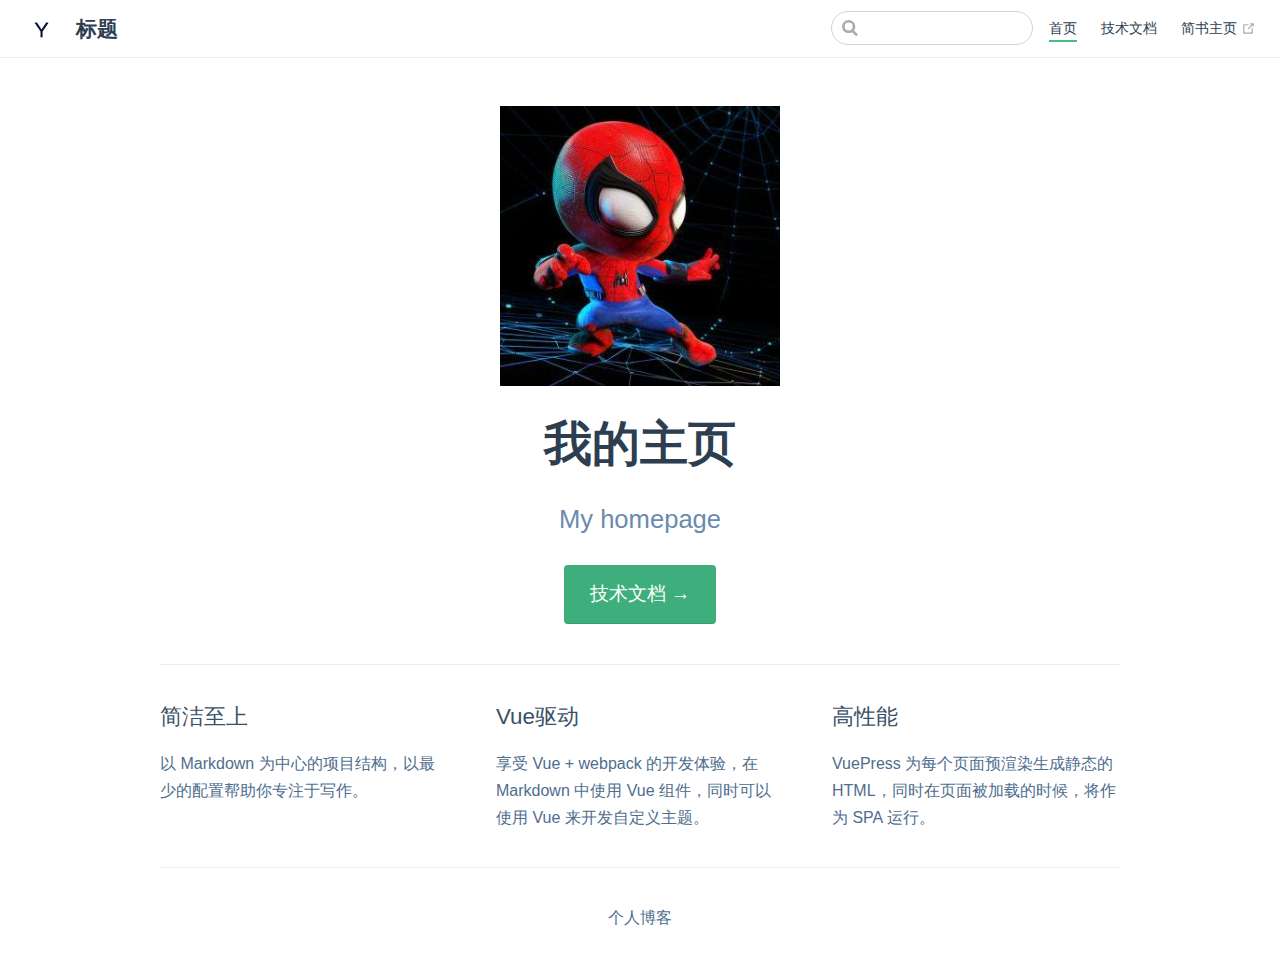
<file: index.html>
<!DOCTYPE html>
<html lang="en-US">
  <head>
    <meta charset="utf-8">
    <meta name="viewport" content="width=device-width,initial-scale=1">
    <title>标题</title>
    <meta name="generator" content="VuePress 1.7.1">
    <link rel="icon" href="/avatar.png">
    <link rel="apple-touch-icon" href="/avatar.png">
    <meta name="description" content="描述">
    
    <link rel="preload" href="/assets/css/0.styles.f1baa845.css" as="style"><link rel="preload" href="/assets/js/app.924ff535.js" as="script"><link rel="preload" href="/assets/js/3.03a362db.js" as="script"><link rel="preload" href="/assets/js/1.28e8d222.js" as="script"><link rel="preload" href="/assets/js/11.738e1eb6.js" as="script"><link rel="prefetch" href="/assets/js/10.f480d162.js"><link rel="prefetch" href="/assets/js/12.f9044fd4.js"><link rel="prefetch" href="/assets/js/13.e4f7a50c.js"><link rel="prefetch" href="/assets/js/14.1752c422.js"><link rel="prefetch" href="/assets/js/4.9581ed2b.js"><link rel="prefetch" href="/assets/js/5.f5dad0ea.js"><link rel="prefetch" href="/assets/js/6.28c04d3d.js"><link rel="prefetch" href="/assets/js/7.865cae4d.js"><link rel="prefetch" href="/assets/js/8.70ed1d8c.js"><link rel="prefetch" href="/assets/js/9.affd4f12.js">
    <link rel="stylesheet" href="/assets/css/0.styles.f1baa845.css">
  </head>
  <body>
    <div id="app" data-server-rendered="true"><div class="theme-container no-sidebar"><header class="navbar"><div class="sidebar-button"><svg xmlns="http://www.w3.org/2000/svg" aria-hidden="true" role="img" viewBox="0 0 448 512" class="icon"><path fill="currentColor" d="M436 124H12c-6.627 0-12-5.373-12-12V80c0-6.627 5.373-12 12-12h424c6.627 0 12 5.373 12 12v32c0 6.627-5.373 12-12 12zm0 160H12c-6.627 0-12-5.373-12-12v-32c0-6.627 5.373-12 12-12h424c6.627 0 12 5.373 12 12v32c0 6.627-5.373 12-12 12zm0 160H12c-6.627 0-12-5.373-12-12v-32c0-6.627 5.373-12 12-12h424c6.627 0 12 5.373 12 12v32c0 6.627-5.373 12-12 12z"></path></svg></div> <a href="/" aria-current="page" class="home-link router-link-exact-active router-link-active"><img src="/avatar.png" alt="标题" class="logo"> <span class="site-name can-hide">标题</span></a> <div class="links"><div class="search-box"><input aria-label="Search" autocomplete="off" spellcheck="false" value=""> <!----></div> <nav class="nav-links can-hide"><div class="nav-item"><a href="/" aria-current="page" class="nav-link router-link-exact-active router-link-active">
  首页
</a></div><div class="nav-item"><a href="/tech/interview/" class="nav-link">
  技术文档
</a></div><div class="nav-item"><a href="https://www.jianshu.com/u/c455567c7f50" target="_blank" rel="noopener noreferrer" class="nav-link external">
  简书主页
  <span><svg xmlns="http://www.w3.org/2000/svg" aria-hidden="true" focusable="false" x="0px" y="0px" viewBox="0 0 100 100" width="15" height="15" class="icon outbound"><path fill="currentColor" d="M18.8,85.1h56l0,0c2.2,0,4-1.8,4-4v-32h-8v28h-48v-48h28v-8h-32l0,0c-2.2,0-4,1.8-4,4v56C14.8,83.3,16.6,85.1,18.8,85.1z"></path> <polygon fill="currentColor" points="45.7,48.7 51.3,54.3 77.2,28.5 77.2,37.2 85.2,37.2 85.2,14.9 62.8,14.9 62.8,22.9 71.5,22.9"></polygon></svg> <span class="sr-only">(opens new window)</span></span></a></div> <!----></nav></div></header> <div class="sidebar-mask"></div> <aside class="sidebar"><nav class="nav-links"><div class="nav-item"><a href="/" aria-current="page" class="nav-link router-link-exact-active router-link-active">
  首页
</a></div><div class="nav-item"><a href="/tech/interview/" class="nav-link">
  技术文档
</a></div><div class="nav-item"><a href="https://www.jianshu.com/u/c455567c7f50" target="_blank" rel="noopener noreferrer" class="nav-link external">
  简书主页
  <span><svg xmlns="http://www.w3.org/2000/svg" aria-hidden="true" focusable="false" x="0px" y="0px" viewBox="0 0 100 100" width="15" height="15" class="icon outbound"><path fill="currentColor" d="M18.8,85.1h56l0,0c2.2,0,4-1.8,4-4v-32h-8v28h-48v-48h28v-8h-32l0,0c-2.2,0-4,1.8-4,4v56C14.8,83.3,16.6,85.1,18.8,85.1z"></path> <polygon fill="currentColor" points="45.7,48.7 51.3,54.3 77.2,28.5 77.2,37.2 85.2,37.2 85.2,14.9 62.8,14.9 62.8,22.9 71.5,22.9"></polygon></svg> <span class="sr-only">(opens new window)</span></span></a></div> <!----></nav>  <ul class="sidebar-links"><li><section class="sidebar-group depth-0"><p class="sidebar-heading open"><span>Home</span> <!----></p> <!----></section></li></ul> </aside> <main aria-labelledby="main-title" class="home"><header class="hero"><img src="/spider.png" alt="hero"> <h1 id="main-title">
      我的主页
    </h1> <p class="description">
      My homepage
    </p> <p class="action"><a href="/tech/interview/" class="nav-link action-button">
  技术文档 →
</a></p></header> <div class="features"><div class="feature"><h2>简洁至上</h2> <p>以 Markdown 为中心的项目结构，以最少的配置帮助你专注于写作。</p></div><div class="feature"><h2>Vue驱动</h2> <p>享受 Vue + webpack 的开发体验，在 Markdown 中使用 Vue 组件，同时可以使用 Vue 来开发自定义主题。</p></div><div class="feature"><h2>高性能</h2> <p>VuePress 为每个页面预渲染生成静态的 HTML，同时在页面被加载的时候，将作为 SPA 运行。</p></div></div> <div class="theme-default-content custom content__default"></div> <div class="footer">
    个人博客
  </div></main> <Header></Header></div><div class="global-ui"></div></div>
    <script src="/assets/js/app.924ff535.js" defer></script><script src="/assets/js/3.03a362db.js" defer></script><script src="/assets/js/1.28e8d222.js" defer></script><script src="/assets/js/11.738e1eb6.js" defer></script>
  </body>
</html>
</file>
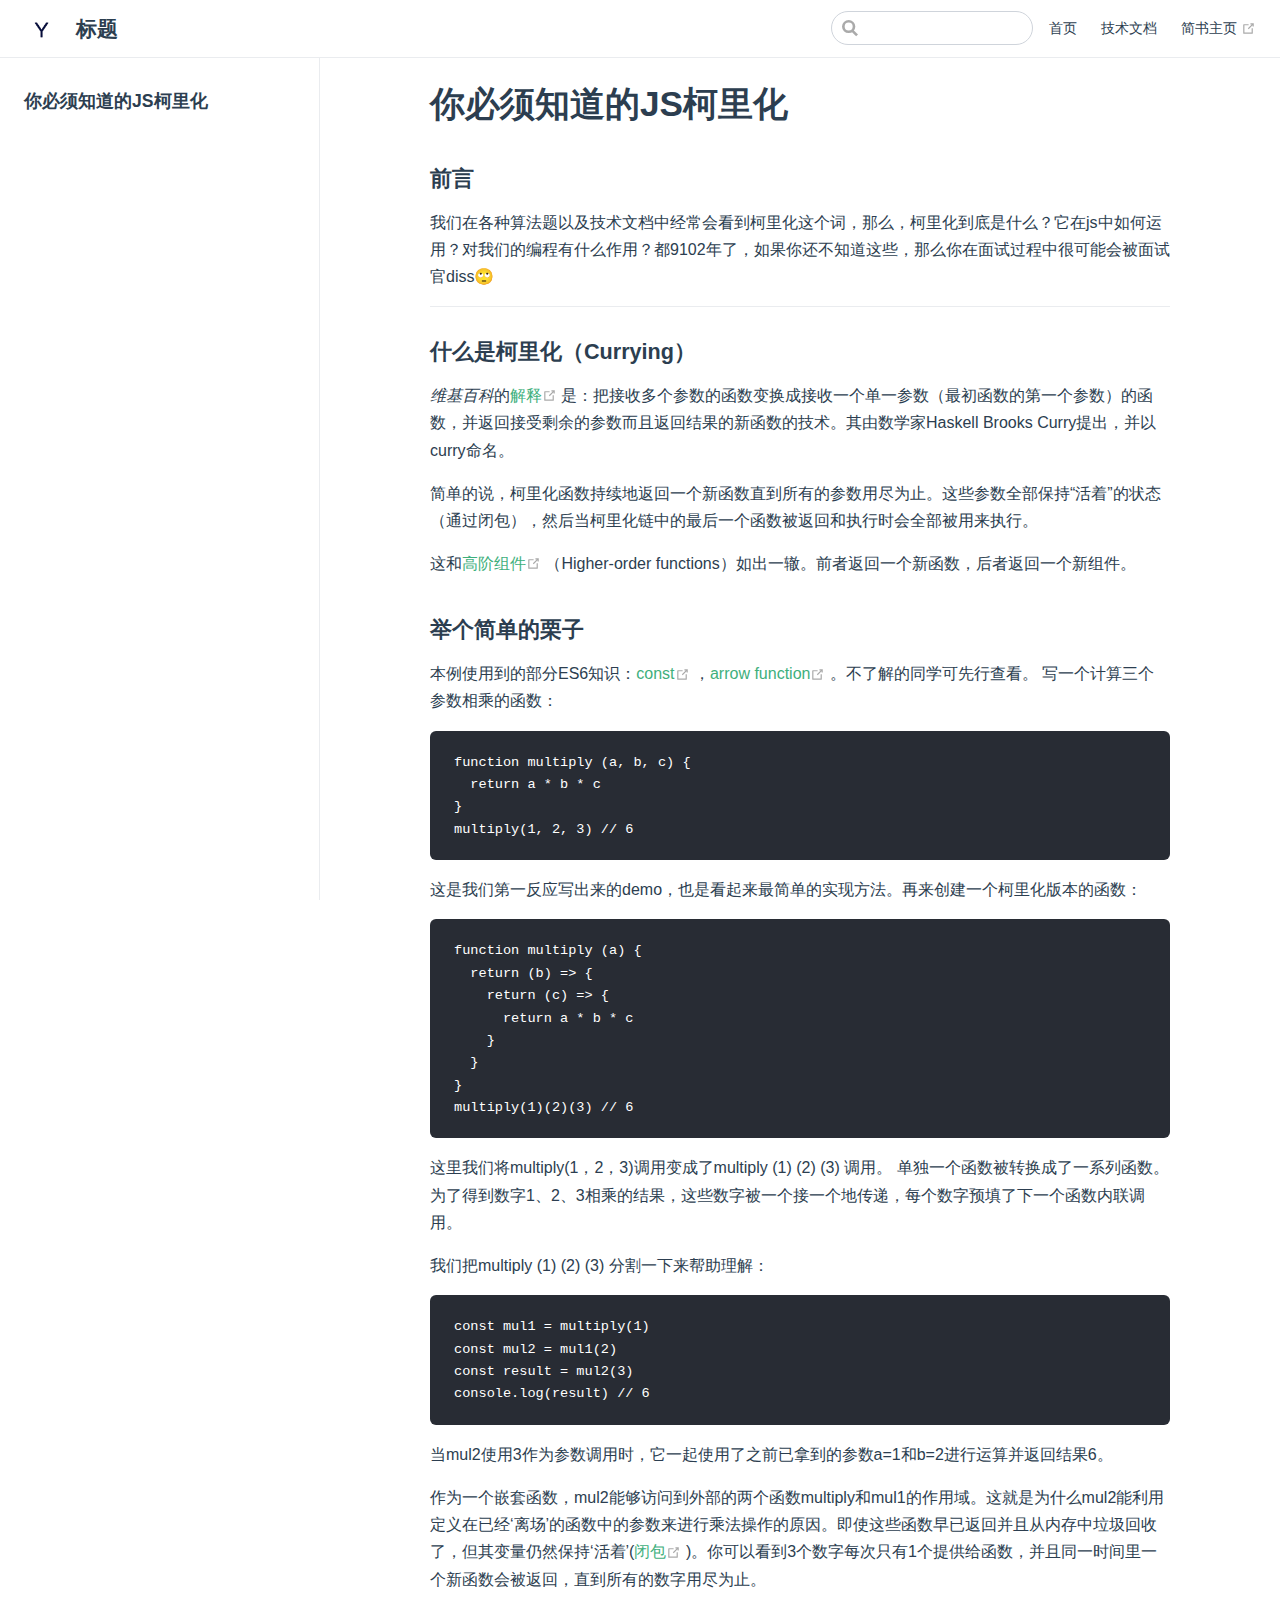
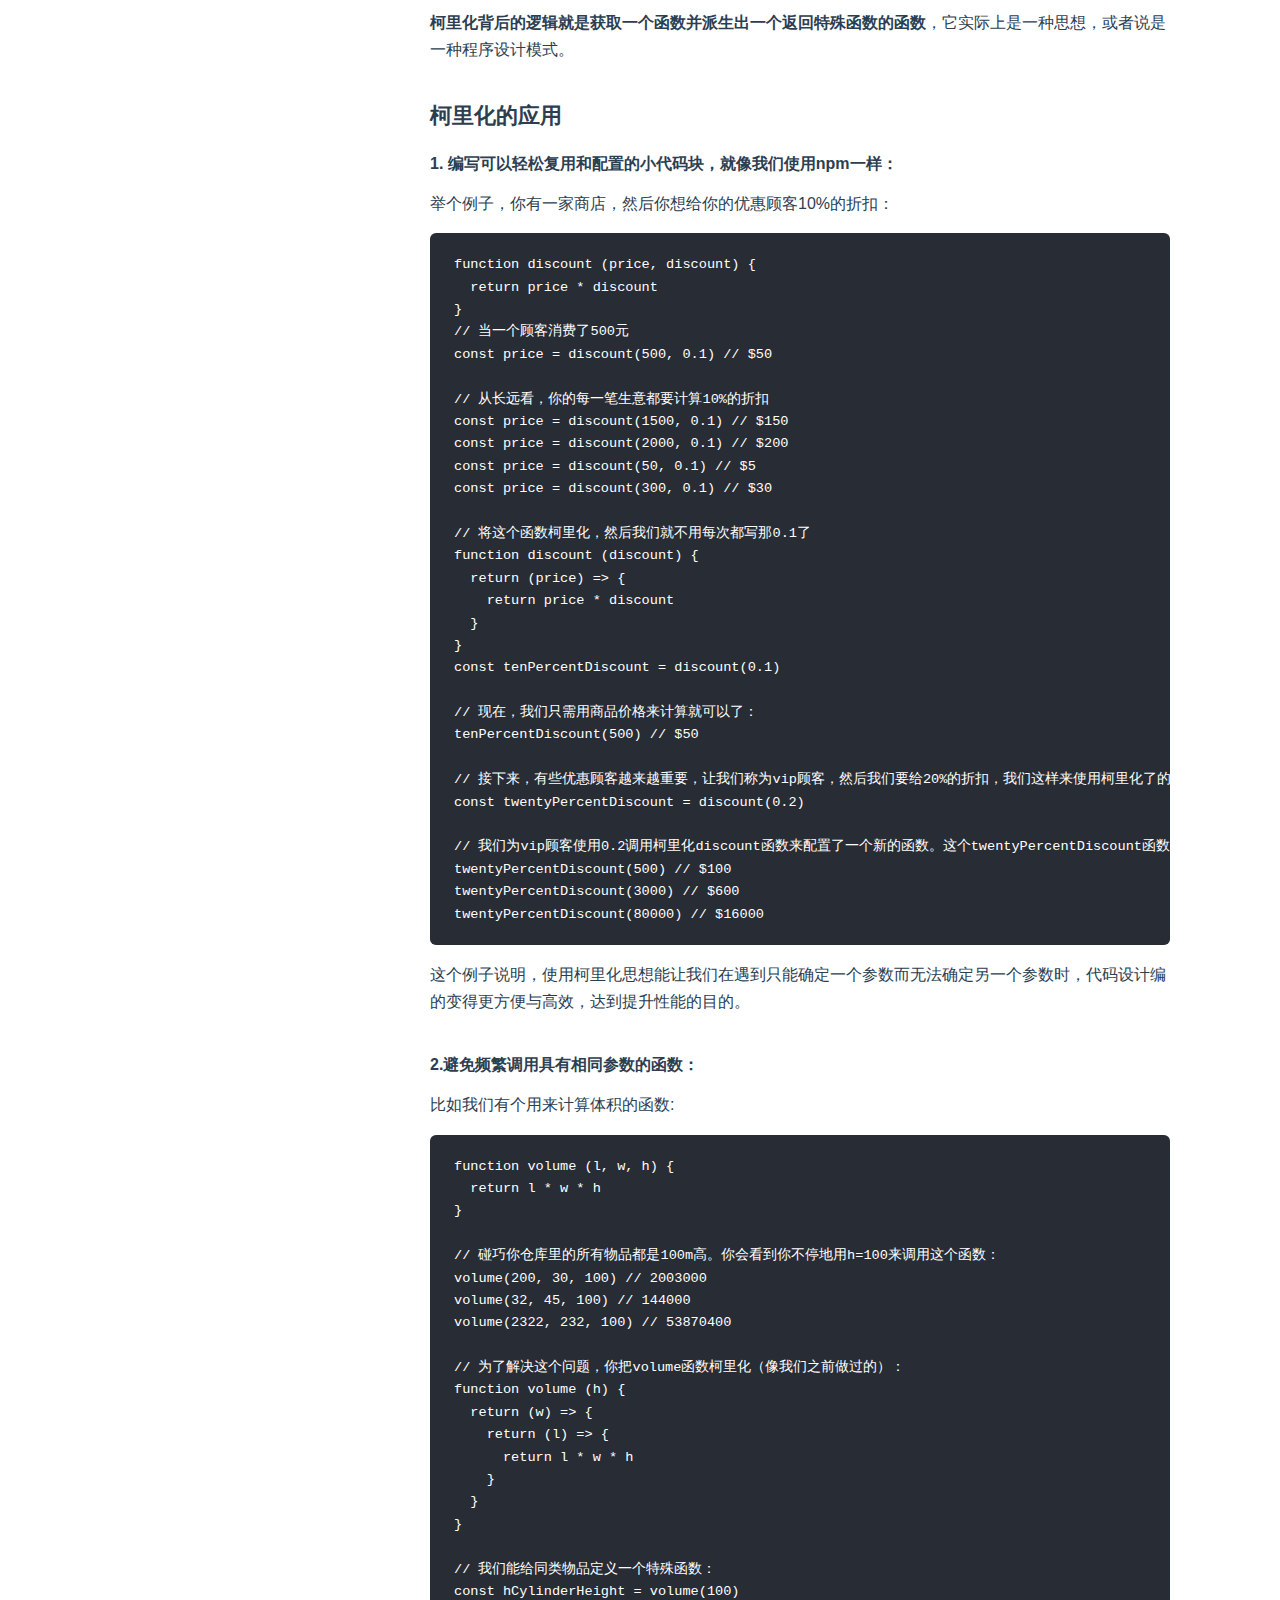
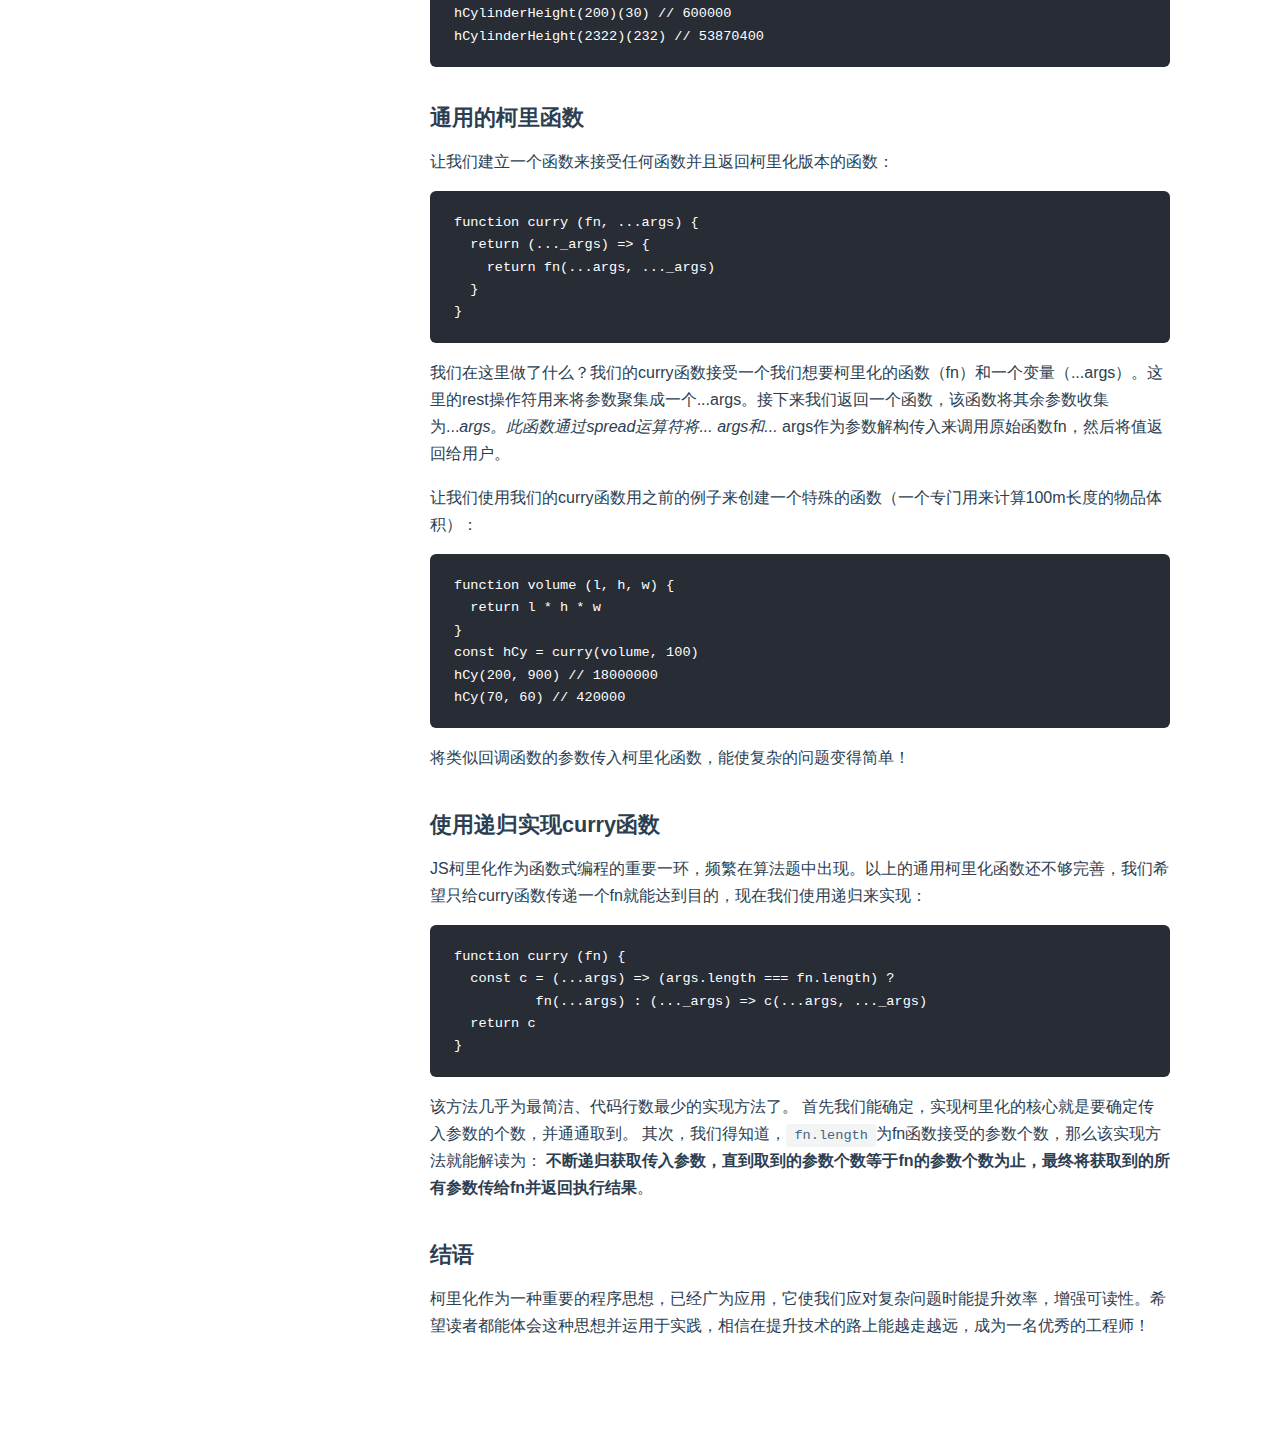
<file: tech/curry/index.html>
<!DOCTYPE html>
<html lang="en-US">
  <head>
    <meta charset="utf-8">
    <meta name="viewport" content="width=device-width,initial-scale=1">
    <title>你必须知道的JS柯里化 | 标题</title>
    <meta name="generator" content="VuePress 1.7.1">
    <link rel="icon" href="/avatar.png">
    <link rel="apple-touch-icon" href="/avatar.png">
    <meta name="description" content="描述">
    
    <link rel="preload" href="/assets/css/0.styles.f1baa845.css" as="style"><link rel="preload" href="/assets/js/app.924ff535.js" as="script"><link rel="preload" href="/assets/js/3.03a362db.js" as="script"><link rel="preload" href="/assets/js/1.28e8d222.js" as="script"><link rel="preload" href="/assets/js/12.f9044fd4.js" as="script"><link rel="prefetch" href="/assets/js/10.f480d162.js"><link rel="prefetch" href="/assets/js/11.738e1eb6.js"><link rel="prefetch" href="/assets/js/13.e4f7a50c.js"><link rel="prefetch" href="/assets/js/14.1752c422.js"><link rel="prefetch" href="/assets/js/4.9581ed2b.js"><link rel="prefetch" href="/assets/js/5.f5dad0ea.js"><link rel="prefetch" href="/assets/js/6.28c04d3d.js"><link rel="prefetch" href="/assets/js/7.865cae4d.js"><link rel="prefetch" href="/assets/js/8.70ed1d8c.js"><link rel="prefetch" href="/assets/js/9.affd4f12.js">
    <link rel="stylesheet" href="/assets/css/0.styles.f1baa845.css">
  </head>
  <body>
    <div id="app" data-server-rendered="true"><div class="theme-container"><header class="navbar"><div class="sidebar-button"><svg xmlns="http://www.w3.org/2000/svg" aria-hidden="true" role="img" viewBox="0 0 448 512" class="icon"><path fill="currentColor" d="M436 124H12c-6.627 0-12-5.373-12-12V80c0-6.627 5.373-12 12-12h424c6.627 0 12 5.373 12 12v32c0 6.627-5.373 12-12 12zm0 160H12c-6.627 0-12-5.373-12-12v-32c0-6.627 5.373-12 12-12h424c6.627 0 12 5.373 12 12v32c0 6.627-5.373 12-12 12zm0 160H12c-6.627 0-12-5.373-12-12v-32c0-6.627 5.373-12 12-12h424c6.627 0 12 5.373 12 12v32c0 6.627-5.373 12-12 12z"></path></svg></div> <a href="/" class="home-link router-link-active"><img src="/avatar.png" alt="标题" class="logo"> <span class="site-name can-hide">标题</span></a> <div class="links"><div class="search-box"><input aria-label="Search" autocomplete="off" spellcheck="false" value=""> <!----></div> <nav class="nav-links can-hide"><div class="nav-item"><a href="/" class="nav-link">
  首页
</a></div><div class="nav-item"><a href="/tech/interview/" class="nav-link">
  技术文档
</a></div><div class="nav-item"><a href="https://www.jianshu.com/u/c455567c7f50" target="_blank" rel="noopener noreferrer" class="nav-link external">
  简书主页
  <span><svg xmlns="http://www.w3.org/2000/svg" aria-hidden="true" focusable="false" x="0px" y="0px" viewBox="0 0 100 100" width="15" height="15" class="icon outbound"><path fill="currentColor" d="M18.8,85.1h56l0,0c2.2,0,4-1.8,4-4v-32h-8v28h-48v-48h28v-8h-32l0,0c-2.2,0-4,1.8-4,4v56C14.8,83.3,16.6,85.1,18.8,85.1z"></path> <polygon fill="currentColor" points="45.7,48.7 51.3,54.3 77.2,28.5 77.2,37.2 85.2,37.2 85.2,14.9 62.8,14.9 62.8,22.9 71.5,22.9"></polygon></svg> <span class="sr-only">(opens new window)</span></span></a></div> <!----></nav></div></header> <div class="sidebar-mask"></div> <aside class="sidebar"><nav class="nav-links"><div class="nav-item"><a href="/" class="nav-link">
  首页
</a></div><div class="nav-item"><a href="/tech/interview/" class="nav-link">
  技术文档
</a></div><div class="nav-item"><a href="https://www.jianshu.com/u/c455567c7f50" target="_blank" rel="noopener noreferrer" class="nav-link external">
  简书主页
  <span><svg xmlns="http://www.w3.org/2000/svg" aria-hidden="true" focusable="false" x="0px" y="0px" viewBox="0 0 100 100" width="15" height="15" class="icon outbound"><path fill="currentColor" d="M18.8,85.1h56l0,0c2.2,0,4-1.8,4-4v-32h-8v28h-48v-48h28v-8h-32l0,0c-2.2,0-4,1.8-4,4v56C14.8,83.3,16.6,85.1,18.8,85.1z"></path> <polygon fill="currentColor" points="45.7,48.7 51.3,54.3 77.2,28.5 77.2,37.2 85.2,37.2 85.2,14.9 62.8,14.9 62.8,22.9 71.5,22.9"></polygon></svg> <span class="sr-only">(opens new window)</span></span></a></div> <!----></nav>  <ul class="sidebar-links"><li><section class="sidebar-group depth-0"><p class="sidebar-heading open"><span>你必须知道的JS柯里化</span> <!----></p> <!----></section></li></ul> </aside> <main class="page"> <div class="theme-default-content content__default"><h1 id="你必须知道的js柯里化"><a href="#你必须知道的js柯里化" class="header-anchor">#</a> 你必须知道的JS柯里化</h1> <h3 id="前言"><a href="#前言" class="header-anchor">#</a> 前言</h3> <p>我们在各种算法题以及技术文档中经常会看到柯里化这个词，那么，柯里化到底是什么？它在js中如何运用？对我们的编程有什么作用？都9102年了，如果你还不知道这些，那么你在面试过程中很可能会被面试官diss🙄</p> <hr> <h3 id="什么是柯里化-currying"><a href="#什么是柯里化-currying" class="header-anchor">#</a> 什么是柯里化（Currying）</h3> <p><em>维基百科</em>的<a href="https://zh.wikipedia.org/wiki/%E6%9F%AF%E9%87%8C%E5%8C%96" target="_blank" rel="noopener noreferrer">解释<span><svg xmlns="http://www.w3.org/2000/svg" aria-hidden="true" focusable="false" x="0px" y="0px" viewBox="0 0 100 100" width="15" height="15" class="icon outbound"><path fill="currentColor" d="M18.8,85.1h56l0,0c2.2,0,4-1.8,4-4v-32h-8v28h-48v-48h28v-8h-32l0,0c-2.2,0-4,1.8-4,4v56C14.8,83.3,16.6,85.1,18.8,85.1z"></path> <polygon fill="currentColor" points="45.7,48.7 51.3,54.3 77.2,28.5 77.2,37.2 85.2,37.2 85.2,14.9 62.8,14.9 62.8,22.9 71.5,22.9"></polygon></svg> <span class="sr-only">(opens new window)</span></span></a>是：把接收多个参数的函数变换成接收一个单一参数（最初函数的第一个参数）的函数，并返回接受剩余的参数而且返回结果的新函数的技术。其由数学家Haskell Brooks Curry提出，并以curry命名。</p> <p>简单的说，柯里化函数持续地返回一个新函数直到所有的参数用尽为止。这些参数全部保持“活着”的状态（通过闭包），然后当柯里化链中的最后一个函数被返回和执行时会全部被用来执行。</p> <p>这和<a href="https://react.docschina.org/docs/higher-order-components.html" target="_blank" rel="noopener noreferrer">高阶组件<span><svg xmlns="http://www.w3.org/2000/svg" aria-hidden="true" focusable="false" x="0px" y="0px" viewBox="0 0 100 100" width="15" height="15" class="icon outbound"><path fill="currentColor" d="M18.8,85.1h56l0,0c2.2,0,4-1.8,4-4v-32h-8v28h-48v-48h28v-8h-32l0,0c-2.2,0-4,1.8-4,4v56C14.8,83.3,16.6,85.1,18.8,85.1z"></path> <polygon fill="currentColor" points="45.7,48.7 51.3,54.3 77.2,28.5 77.2,37.2 85.2,37.2 85.2,14.9 62.8,14.9 62.8,22.9 71.5,22.9"></polygon></svg> <span class="sr-only">(opens new window)</span></span></a>（Higher-order functions）如出一辙。前者返回一个新函数，后者返回一个新组件。</p> <h3 id="举个简单的栗子"><a href="#举个简单的栗子" class="header-anchor">#</a> 举个简单的栗子</h3> <p>本例使用到的部分ES6知识：<a href="http://es6.ruanyifeng.com/#docs/let" target="_blank" rel="noopener noreferrer">const<span><svg xmlns="http://www.w3.org/2000/svg" aria-hidden="true" focusable="false" x="0px" y="0px" viewBox="0 0 100 100" width="15" height="15" class="icon outbound"><path fill="currentColor" d="M18.8,85.1h56l0,0c2.2,0,4-1.8,4-4v-32h-8v28h-48v-48h28v-8h-32l0,0c-2.2,0-4,1.8-4,4v56C14.8,83.3,16.6,85.1,18.8,85.1z"></path> <polygon fill="currentColor" points="45.7,48.7 51.3,54.3 77.2,28.5 77.2,37.2 85.2,37.2 85.2,14.9 62.8,14.9 62.8,22.9 71.5,22.9"></polygon></svg> <span class="sr-only">(opens new window)</span></span></a>，<a href="http://es6.ruanyifeng.com/#docs/function" target="_blank" rel="noopener noreferrer">arrow function<span><svg xmlns="http://www.w3.org/2000/svg" aria-hidden="true" focusable="false" x="0px" y="0px" viewBox="0 0 100 100" width="15" height="15" class="icon outbound"><path fill="currentColor" d="M18.8,85.1h56l0,0c2.2,0,4-1.8,4-4v-32h-8v28h-48v-48h28v-8h-32l0,0c-2.2,0-4,1.8-4,4v56C14.8,83.3,16.6,85.1,18.8,85.1z"></path> <polygon fill="currentColor" points="45.7,48.7 51.3,54.3 77.2,28.5 77.2,37.2 85.2,37.2 85.2,14.9 62.8,14.9 62.8,22.9 71.5,22.9"></polygon></svg> <span class="sr-only">(opens new window)</span></span></a>。不了解的同学可先行查看。
写一个计算三个参数相乘的函数：</p> <div class="language- extra-class"><pre class="language-text"><code>function multiply (a, b, c) {
  return a * b * c
}
multiply(1, 2, 3) // 6
</code></pre></div><p>这是我们第一反应写出来的demo，也是看起来最简单的实现方法。再来创建一个柯里化版本的函数：</p> <div class="language- extra-class"><pre class="language-text"><code>function multiply (a) {
  return (b) =&gt; {
    return (c) =&gt; {
      return a * b * c
    }
  }
}
multiply(1)(2)(3) // 6
</code></pre></div><p>这里我们将multiply(1，2，3)调用变成了multiply (1) (2) (3) 调用。
单独一个函数被转换成了一系列函数。为了得到数字1、2、3相乘的结果，这些数字被一个接一个地传递，每个数字预填了下一个函数内联调用。</p> <p>我们把multiply (1) (2) (3) 分割一下来帮助理解：</p> <div class="language- extra-class"><pre class="language-text"><code>const mul1 = multiply(1)
const mul2 = mul1(2)
const result = mul2(3)
console.log(result) // 6
</code></pre></div><p>当mul2使用3作为参数调用时，它一起使用了之前已拿到的参数a=1和b=2进行运算并返回结果6。</p> <p>作为一个嵌套函数，mul2能够访问到外部的两个函数multiply和mul1的作用域。这就是为什么mul2能利用定义在已经‘离场’的函数中的参数来进行乘法操作的原因。即使这些函数早已返回并且从内存中垃圾回收了，但其变量仍然保持‘活着’(<a href="https://www.liaoxuefeng.com/wiki/001434446689867b27157e896e74d51a89c25cc8b43bdb3000/00143449934543461c9d5dfeeb848f5b72bd012e1113d15000" target="_blank" rel="noopener noreferrer">闭包<span><svg xmlns="http://www.w3.org/2000/svg" aria-hidden="true" focusable="false" x="0px" y="0px" viewBox="0 0 100 100" width="15" height="15" class="icon outbound"><path fill="currentColor" d="M18.8,85.1h56l0,0c2.2,0,4-1.8,4-4v-32h-8v28h-48v-48h28v-8h-32l0,0c-2.2,0-4,1.8-4,4v56C14.8,83.3,16.6,85.1,18.8,85.1z"></path> <polygon fill="currentColor" points="45.7,48.7 51.3,54.3 77.2,28.5 77.2,37.2 85.2,37.2 85.2,14.9 62.8,14.9 62.8,22.9 71.5,22.9"></polygon></svg> <span class="sr-only">(opens new window)</span></span></a>)。你可以看到3个数字每次只有1个提供给函数，并且同一时间里一个新函数会被返回，直到所有的数字用尽为止。</p> <p><strong>柯里化背后的逻辑就是获取一个函数并派生出一个返回特殊函数的函数</strong>，它实际上是一种思想，或者说是一种程序设计模式。</p> <h3 id="柯里化的应用"><a href="#柯里化的应用" class="header-anchor">#</a> 柯里化的应用</h3> <h4 id="_1-编写可以轻松复用和配置的小代码块-就像我们使用npm一样"><a href="#_1-编写可以轻松复用和配置的小代码块-就像我们使用npm一样" class="header-anchor">#</a> 1. 编写可以轻松复用和配置的小代码块，就像我们使用npm一样：</h4> <p>举个例子，你有一家商店，然后你想给你的优惠顾客10%的折扣：</p> <div class="language- extra-class"><pre class="language-text"><code>function discount (price, discount) {
  return price * discount
}
// 当一个顾客消费了500元
const price = discount(500, 0.1) // $50

// 从长远看，你的每一笔生意都要计算10%的折扣
const price = discount(1500, 0.1) // $150
const price = discount(2000, 0.1) // $200
const price = discount(50, 0.1) // $5
const price = discount(300, 0.1) // $30

// 将这个函数柯里化，然后我们就不用每次都写那0.1了
function discount (discount) {
  return (price) =&gt; {
    return price * discount
  }
}
const tenPercentDiscount = discount(0.1)

// 现在，我们只需用商品价格来计算就可以了：
tenPercentDiscount(500) // $50

// 接下来，有些优惠顾客越来越重要，让我们称为vip顾客，然后我们要给20%的折扣，我们这样来使用柯里化了的discount函数：
const twentyPercentDiscount = discount(0.2)

// 我们为vip顾客使用0.2调用柯里化discount函数来配置了一个新的函数。这个twentyPercentDiscount函数会被用来计算vip顾客的折扣：
twentyPercentDiscount(500) // $100
twentyPercentDiscount(3000) // $600
twentyPercentDiscount(80000) // $16000
</code></pre></div><p>这个例子说明，使用柯里化思想能让我们在遇到只能确定一个参数而无法确定另一个参数时，代码设计编的变得更方便与高效，达到提升性能的目的。</p> <h4 id="_2-避免频繁调用具有相同参数的函数"><a href="#_2-避免频繁调用具有相同参数的函数" class="header-anchor">#</a> 2.避免频繁调用具有相同参数的函数：</h4> <p>比如我们有个用来计算体积的函数:</p> <div class="language- extra-class"><pre class="language-text"><code>function volume (l, w, h) {
  return l * w * h
}

// 碰巧你仓库里的所有物品都是100m高。你会看到你不停地用h=100来调用这个函数：
volume(200, 30, 100) // 2003000
volume(32, 45, 100) // 144000
volume(2322, 232, 100) // 53870400

// 为了解决这个问题，你把volume函数柯里化（像我们之前做过的）：
function volume (h) {
  return (w) =&gt; {
    return (l) =&gt; {
      return l * w * h
    }
  }
}

// 我们能给同类物品定义一个特殊函数：
const hCylinderHeight = volume(100)
hCylinderHeight(200)(30) // 600000
hCylinderHeight(2322)(232) // 53870400
</code></pre></div><h3 id="通用的柯里函数"><a href="#通用的柯里函数" class="header-anchor">#</a> 通用的柯里函数</h3> <p>让我们建立一个函数来接受任何函数并且返回柯里化版本的函数：</p> <div class="language- extra-class"><pre class="language-text"><code>function curry (fn, ...args) {
  return (..._args) =&gt; {
    return fn(...args, ..._args)
  }
}
</code></pre></div><p>我们在这里做了什么？我们的curry函数接受一个我们想要柯里化的函数（fn）和一个变量（...args）。这里的rest操作符用来将参数聚集成一个...args。接下来我们返回一个函数，该函数将其余参数收集为...<em>args。此函数通过spread运算符将... args和...</em> args作为参数解构传入来调用原始函数fn，然后将值返回给用户。</p> <p>让我们使用我们的curry函数用之前的例子来创建一个特殊的函数（一个专门用来计算100m长度的物品体积）：</p> <div class="language- extra-class"><pre class="language-text"><code>function volume (l, h, w) {
  return l * h * w
}
const hCy = curry(volume, 100)
hCy(200, 900) // 18000000
hCy(70, 60) // 420000
</code></pre></div><p>将类似回调函数的参数传入柯里化函数，能使复杂的问题变得简单！</p> <h3 id="使用递归实现curry函数"><a href="#使用递归实现curry函数" class="header-anchor">#</a> 使用递归实现curry函数</h3> <p>JS柯里化作为函数式编程的重要一环，频繁在算法题中出现。以上的通用柯里化函数还不够完善，我们希望只给curry函数传递一个fn就能达到目的，现在我们使用递归来实现：</p> <div class="language- extra-class"><pre class="language-text"><code>function curry (fn) {
  const c = (...args) =&gt; (args.length === fn.length) ?
          fn(...args) : (..._args) =&gt; c(...args, ..._args)
  return c
}
</code></pre></div><p>该方法几乎为最简洁、代码行数最少的实现方法了。
首先我们能确定，实现柯里化的核心就是要确定传入参数的个数，并通通取到。
其次，我们得知道，<code>fn.length</code>为fn函数接受的参数个数，那么该实现方法就能解读为：
<strong>不断递归获取传入参数，直到取到的参数个数等于fn的参数个数为止，最终将获取到的所有参数传给fn并返回执行结果</strong>。</p> <h3 id="结语"><a href="#结语" class="header-anchor">#</a> 结语</h3> <p>柯里化作为一种重要的程序思想，已经广为应用，它使我们应对复杂问题时能提升效率，增强可读性。希望读者都能体会这种思想并运用于实践，相信在提升技术的路上能越走越远，成为一名优秀的工程师！</p></div> <footer class="page-edit"><!----> <!----></footer> <!----> </main> <Header></Header></div><div class="global-ui"></div></div>
    <script src="/assets/js/app.924ff535.js" defer></script><script src="/assets/js/3.03a362db.js" defer></script><script src="/assets/js/1.28e8d222.js" defer></script><script src="/assets/js/12.f9044fd4.js" defer></script>
  </body>
</html>
</file>
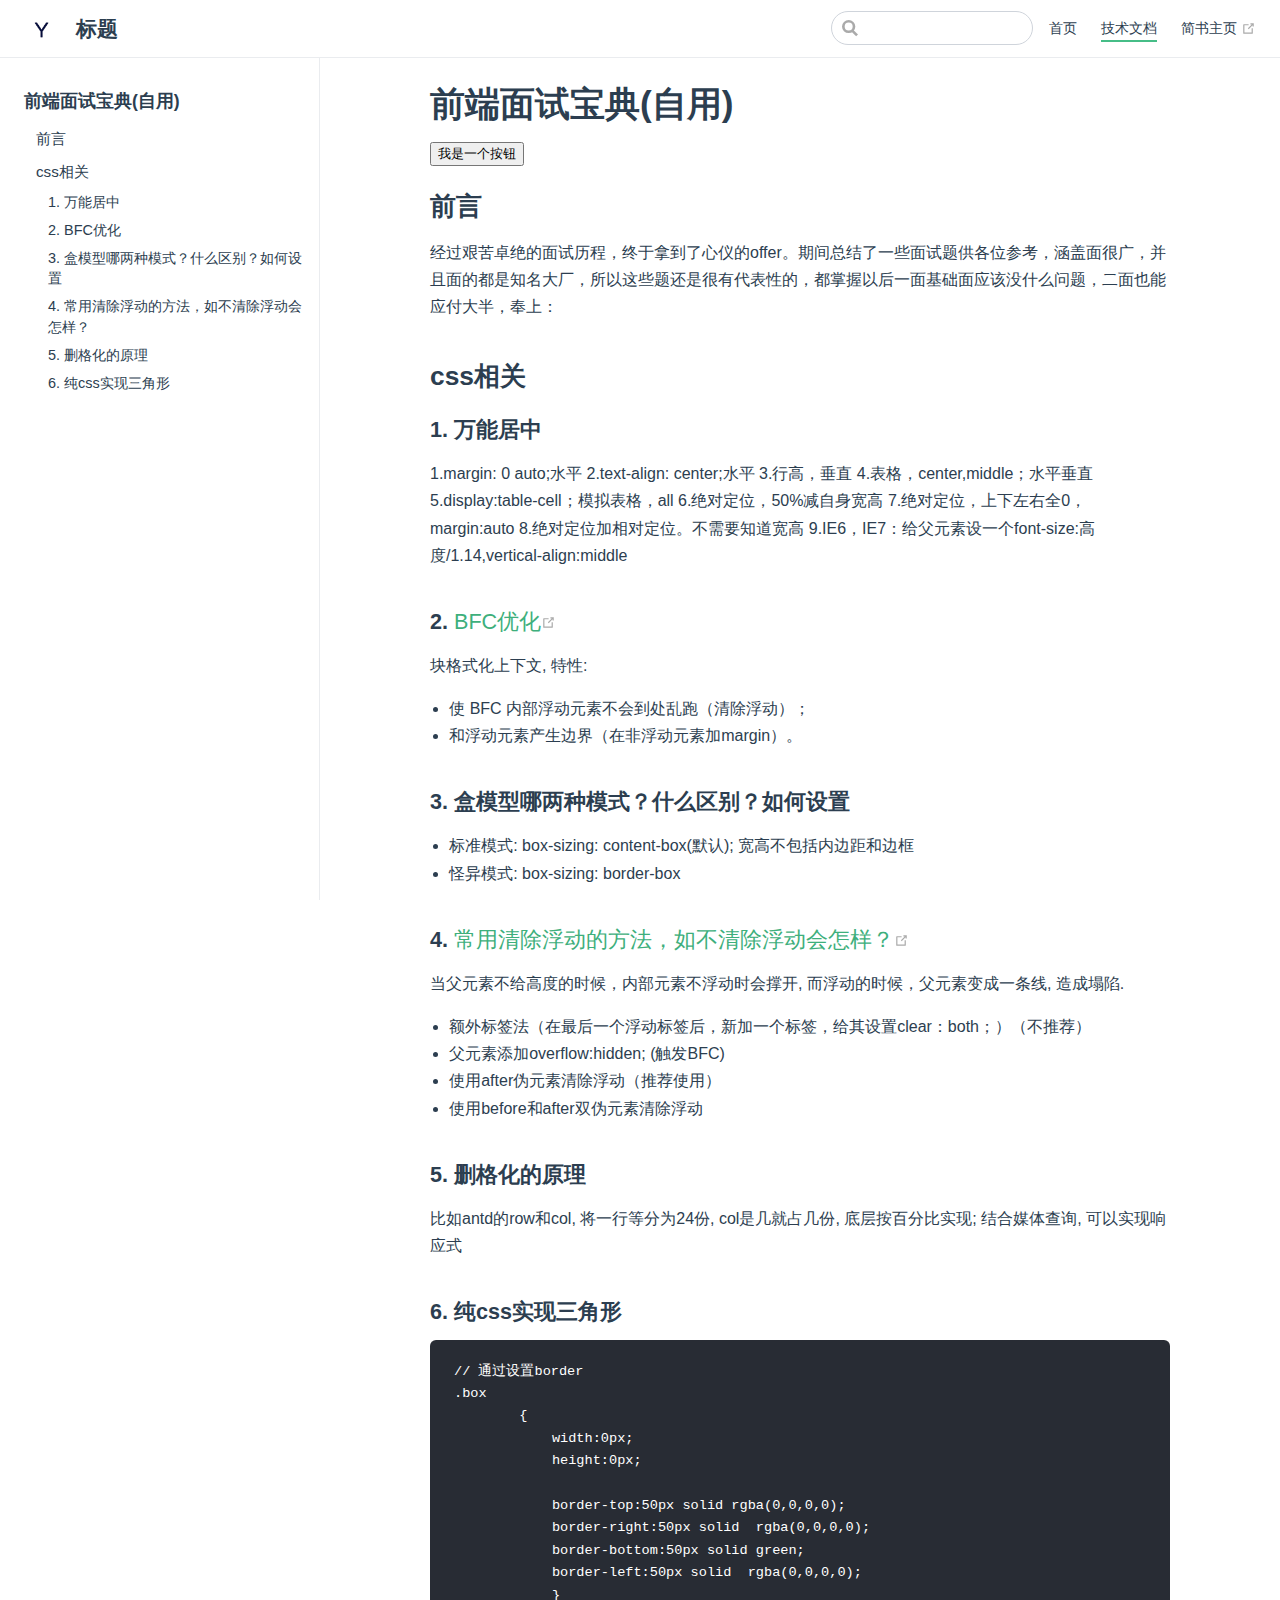
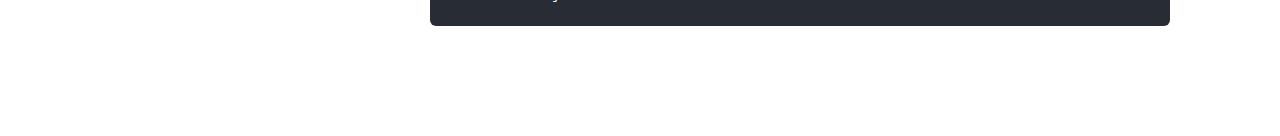
<file: tech/interview/index.html>
<!DOCTYPE html>
<html lang="en-US">
  <head>
    <meta charset="utf-8">
    <meta name="viewport" content="width=device-width,initial-scale=1">
    <title>前端面试宝典(自用) | 标题</title>
    <meta name="generator" content="VuePress 1.7.1">
    <link rel="icon" href="/avatar.png">
    <link rel="apple-touch-icon" href="/avatar.png">
    <meta name="description" content="描述">
    
    <link rel="preload" href="/assets/css/0.styles.f1baa845.css" as="style"><link rel="preload" href="/assets/js/app.924ff535.js" as="script"><link rel="preload" href="/assets/js/3.03a362db.js" as="script"><link rel="preload" href="/assets/js/1.28e8d222.js" as="script"><link rel="preload" href="/assets/js/13.e4f7a50c.js" as="script"><link rel="preload" href="/assets/js/8.70ed1d8c.js" as="script"><link rel="prefetch" href="/assets/js/10.f480d162.js"><link rel="prefetch" href="/assets/js/11.738e1eb6.js"><link rel="prefetch" href="/assets/js/12.f9044fd4.js"><link rel="prefetch" href="/assets/js/14.1752c422.js"><link rel="prefetch" href="/assets/js/4.9581ed2b.js"><link rel="prefetch" href="/assets/js/5.f5dad0ea.js"><link rel="prefetch" href="/assets/js/6.28c04d3d.js"><link rel="prefetch" href="/assets/js/7.865cae4d.js"><link rel="prefetch" href="/assets/js/9.affd4f12.js">
    <link rel="stylesheet" href="/assets/css/0.styles.f1baa845.css">
  </head>
  <body>
    <div id="app" data-server-rendered="true"><div class="theme-container"><header class="navbar"><div class="sidebar-button"><svg xmlns="http://www.w3.org/2000/svg" aria-hidden="true" role="img" viewBox="0 0 448 512" class="icon"><path fill="currentColor" d="M436 124H12c-6.627 0-12-5.373-12-12V80c0-6.627 5.373-12 12-12h424c6.627 0 12 5.373 12 12v32c0 6.627-5.373 12-12 12zm0 160H12c-6.627 0-12-5.373-12-12v-32c0-6.627 5.373-12 12-12h424c6.627 0 12 5.373 12 12v32c0 6.627-5.373 12-12 12zm0 160H12c-6.627 0-12-5.373-12-12v-32c0-6.627 5.373-12 12-12h424c6.627 0 12 5.373 12 12v32c0 6.627-5.373 12-12 12z"></path></svg></div> <a href="/" class="home-link router-link-active"><img src="/avatar.png" alt="标题" class="logo"> <span class="site-name can-hide">标题</span></a> <div class="links"><div class="search-box"><input aria-label="Search" autocomplete="off" spellcheck="false" value=""> <!----></div> <nav class="nav-links can-hide"><div class="nav-item"><a href="/" class="nav-link">
  首页
</a></div><div class="nav-item"><a href="/tech/interview/" aria-current="page" class="nav-link router-link-exact-active router-link-active">
  技术文档
</a></div><div class="nav-item"><a href="https://www.jianshu.com/u/c455567c7f50" target="_blank" rel="noopener noreferrer" class="nav-link external">
  简书主页
  <span><svg xmlns="http://www.w3.org/2000/svg" aria-hidden="true" focusable="false" x="0px" y="0px" viewBox="0 0 100 100" width="15" height="15" class="icon outbound"><path fill="currentColor" d="M18.8,85.1h56l0,0c2.2,0,4-1.8,4-4v-32h-8v28h-48v-48h28v-8h-32l0,0c-2.2,0-4,1.8-4,4v56C14.8,83.3,16.6,85.1,18.8,85.1z"></path> <polygon fill="currentColor" points="45.7,48.7 51.3,54.3 77.2,28.5 77.2,37.2 85.2,37.2 85.2,14.9 62.8,14.9 62.8,22.9 71.5,22.9"></polygon></svg> <span class="sr-only">(opens new window)</span></span></a></div> <!----></nav></div></header> <div class="sidebar-mask"></div> <aside class="sidebar"><nav class="nav-links"><div class="nav-item"><a href="/" class="nav-link">
  首页
</a></div><div class="nav-item"><a href="/tech/interview/" aria-current="page" class="nav-link router-link-exact-active router-link-active">
  技术文档
</a></div><div class="nav-item"><a href="https://www.jianshu.com/u/c455567c7f50" target="_blank" rel="noopener noreferrer" class="nav-link external">
  简书主页
  <span><svg xmlns="http://www.w3.org/2000/svg" aria-hidden="true" focusable="false" x="0px" y="0px" viewBox="0 0 100 100" width="15" height="15" class="icon outbound"><path fill="currentColor" d="M18.8,85.1h56l0,0c2.2,0,4-1.8,4-4v-32h-8v28h-48v-48h28v-8h-32l0,0c-2.2,0-4,1.8-4,4v56C14.8,83.3,16.6,85.1,18.8,85.1z"></path> <polygon fill="currentColor" points="45.7,48.7 51.3,54.3 77.2,28.5 77.2,37.2 85.2,37.2 85.2,14.9 62.8,14.9 62.8,22.9 71.5,22.9"></polygon></svg> <span class="sr-only">(opens new window)</span></span></a></div> <!----></nav>  <ul class="sidebar-links"><li><section class="sidebar-group depth-0"><p class="sidebar-heading open"><span>前端面试宝典(自用)</span> <!----></p> <ul class="sidebar-links sidebar-group-items"><li><a href="/tech/interview/#前言" class="sidebar-link">前言</a><ul class="sidebar-sub-headers"></ul></li><li><a href="/tech/interview/#css相关" class="sidebar-link">css相关</a><ul class="sidebar-sub-headers"><li class="sidebar-sub-header"><a href="/tech/interview/#_1-万能居中" class="sidebar-link">1. 万能居中</a></li><li class="sidebar-sub-header"><a href="/tech/interview/#_2-bfc优化" class="sidebar-link">2. BFC优化</a></li><li class="sidebar-sub-header"><a href="/tech/interview/#_3-盒模型哪两种模式-什么区别-如何设置" class="sidebar-link">3. 盒模型哪两种模式？什么区别？如何设置</a></li><li class="sidebar-sub-header"><a href="/tech/interview/#_4-常用清除浮动的方法-如不清除浮动会怎样" class="sidebar-link">4. 常用清除浮动的方法，如不清除浮动会怎样？</a></li><li class="sidebar-sub-header"><a href="/tech/interview/#_5-删格化的原理" class="sidebar-link">5. 删格化的原理</a></li><li class="sidebar-sub-header"><a href="/tech/interview/#_6-纯css实现三角形" class="sidebar-link">6. 纯css实现三角形</a></li></ul></li></ul></section></li></ul> </aside> <main class="page"> <div class="theme-default-content content__default"><h1 id="前端面试宝典-自用"><a href="#前端面试宝典-自用" class="header-anchor">#</a> 前端面试宝典(自用)</h1> <button>我是一个按钮</button> <h2 id="前言"><a href="#前言" class="header-anchor">#</a> 前言</h2> <p>经过艰苦卓绝的面试历程，终于拿到了心仪的offer。期间总结了一些面试题供各位参考，涵盖面很广，并且面的都是知名大厂，所以这些题还是很有代表性的，都掌握以后一面基础面应该没什么问题，二面也能应付大半，奉上：</p> <h2 id="css相关"><a href="#css相关" class="header-anchor">#</a> css相关</h2> <h3 id="_1-万能居中"><a href="#_1-万能居中" class="header-anchor">#</a> 1. 万能居中</h3> <p>1.margin: 0 auto;水平
2.text-align: center;水平
3.行高，垂直
4.表格，center,middle；水平垂直
5.display:table-cell；模拟表格，all
6.绝对定位，50%减自身宽高
7.绝对定位，上下左右全0，margin:auto
8.绝对定位加相对定位。不需要知道宽高
9.IE6，IE7：给父元素设一个font-size:高度/1.14,vertical-align:middle</p> <h3 id="_2-bfc优化"><a href="#_2-bfc优化" class="header-anchor">#</a> 2. <a href="https://www.jianshu.com/p/0d713b32cd0d" target="_blank" rel="noopener noreferrer">BFC优化<span><svg xmlns="http://www.w3.org/2000/svg" aria-hidden="true" focusable="false" x="0px" y="0px" viewBox="0 0 100 100" width="15" height="15" class="icon outbound"><path fill="currentColor" d="M18.8,85.1h56l0,0c2.2,0,4-1.8,4-4v-32h-8v28h-48v-48h28v-8h-32l0,0c-2.2,0-4,1.8-4,4v56C14.8,83.3,16.6,85.1,18.8,85.1z"></path> <polygon fill="currentColor" points="45.7,48.7 51.3,54.3 77.2,28.5 77.2,37.2 85.2,37.2 85.2,14.9 62.8,14.9 62.8,22.9 71.5,22.9"></polygon></svg> <span class="sr-only">(opens new window)</span></span></a></h3> <p>块格式化上下文, 特性:</p> <ul><li>使 BFC 内部浮动元素不会到处乱跑（清除浮动）；</li> <li>和浮动元素产生边界（在非浮动元素加margin）。</li></ul> <h3 id="_3-盒模型哪两种模式-什么区别-如何设置"><a href="#_3-盒模型哪两种模式-什么区别-如何设置" class="header-anchor">#</a> 3. 盒模型哪两种模式？什么区别？如何设置</h3> <ul><li>标准模式: box-sizing: content-box(默认); 宽高不包括内边距和边框</li> <li>怪异模式: box-sizing: border-box</li></ul> <h3 id="_4-常用清除浮动的方法-如不清除浮动会怎样"><a href="#_4-常用清除浮动的方法-如不清除浮动会怎样" class="header-anchor">#</a> 4. <a href="https://blog.csdn.net/h_qingyi/article/details/81269667" target="_blank" rel="noopener noreferrer">常用清除浮动的方法，如不清除浮动会怎样？<span><svg xmlns="http://www.w3.org/2000/svg" aria-hidden="true" focusable="false" x="0px" y="0px" viewBox="0 0 100 100" width="15" height="15" class="icon outbound"><path fill="currentColor" d="M18.8,85.1h56l0,0c2.2,0,4-1.8,4-4v-32h-8v28h-48v-48h28v-8h-32l0,0c-2.2,0-4,1.8-4,4v56C14.8,83.3,16.6,85.1,18.8,85.1z"></path> <polygon fill="currentColor" points="45.7,48.7 51.3,54.3 77.2,28.5 77.2,37.2 85.2,37.2 85.2,14.9 62.8,14.9 62.8,22.9 71.5,22.9"></polygon></svg> <span class="sr-only">(opens new window)</span></span></a></h3> <p>当父元素不给高度的时候，内部元素不浮动时会撑开, 而浮动的时候，父元素变成一条线, 造成塌陷.</p> <ul><li>额外标签法（在最后一个浮动标签后，新加一个标签，给其设置clear：both；）（不推荐）</li> <li>父元素添加overflow:hidden; (触发BFC)</li> <li>使用after伪元素清除浮动（推荐使用）</li> <li>使用before和after双伪元素清除浮动</li></ul> <h3 id="_5-删格化的原理"><a href="#_5-删格化的原理" class="header-anchor">#</a> 5. 删格化的原理</h3> <p>比如antd的row和col, 将一行等分为24份, col是几就占几份, 底层按百分比实现; 结合媒体查询, 可以实现响应式</p> <h3 id="_6-纯css实现三角形"><a href="#_6-纯css实现三角形" class="header-anchor">#</a> 6. 纯css实现三角形</h3> <div class="language- extra-class"><pre class="language-text"><code>// 通过设置border
.box
        {
            width:0px;
            height:0px;

            border-top:50px solid rgba(0,0,0,0);
            border-right:50px solid  rgba(0,0,0,0);
            border-bottom:50px solid green;
            border-left:50px solid  rgba(0,0,0,0);
            }
</code></pre></div></div> <footer class="page-edit"><!----> <!----></footer> <!----> </main> <Header></Header></div><div class="global-ui"></div></div>
    <script src="/assets/js/app.924ff535.js" defer></script><script src="/assets/js/3.03a362db.js" defer></script><script src="/assets/js/1.28e8d222.js" defer></script><script src="/assets/js/13.e4f7a50c.js" defer></script><script src="/assets/js/8.70ed1d8c.js" defer></script>
  </body>
</html>
</file>
<file: assets/css/0.styles.f1baa845.css>
code[class*=language-],pre[class*=language-]{color:#ccc;background:none;font-family:Consolas,Monaco,Andale Mono,Ubuntu Mono,monospace;font-size:1em;text-align:left;white-space:pre;word-spacing:normal;word-break:normal;word-wrap:normal;line-height:1.5;-moz-tab-size:4;tab-size:4;-webkit-hyphens:none;-ms-hyphens:none;hyphens:none}pre[class*=language-]{padding:1em;margin:.5em 0;overflow:auto}:not(pre)>code[class*=language-],pre[class*=language-]{background:#2d2d2d}:not(pre)>code[class*=language-]{padding:.1em;border-radius:.3em;white-space:normal}.token.block-comment,.token.cdata,.token.comment,.token.doctype,.token.prolog{color:#999}.token.punctuation{color:#ccc}.token.attr-name,.token.deleted,.token.namespace,.token.tag{color:#e2777a}.token.function-name{color:#6196cc}.token.boolean,.token.function,.token.number{color:#f08d49}.token.class-name,.token.constant,.token.property,.token.symbol{color:#f8c555}.token.atrule,.token.builtin,.token.important,.token.keyword,.token.selector{color:#cc99cd}.token.attr-value,.token.char,.token.regex,.token.string,.token.variable{color:#7ec699}.token.entity,.token.operator,.token.url{color:#67cdcc}.token.bold,.token.important{font-weight:700}.token.italic{font-style:italic}.token.entity{cursor:help}.token.inserted{color:green}.theme-default-content code{color:#476582;padding:.25rem .5rem;margin:0;font-size:.85em;background-color:rgba(27,31,35,.05);border-radius:3px}.theme-default-content code .token.deleted{color:#ec5975}.theme-default-content code .token.inserted{color:#3eaf7c}.theme-default-content pre,.theme-default-content pre[class*=language-]{line-height:1.4;padding:1.25rem 1.5rem;margin:.85rem 0;background-color:#282c34;border-radius:6px;overflow:auto}.theme-default-content pre[class*=language-] code,.theme-default-content pre code{color:#fff;padding:0;background-color:transparent;border-radius:0}div[class*=language-]{position:relative;background-color:#282c34;border-radius:6px}div[class*=language-] .highlight-lines{-webkit-user-select:none;-ms-user-select:none;user-select:none;padding-top:1.3rem;position:absolute;top:0;left:0;width:100%;line-height:1.4}div[class*=language-] .highlight-lines .highlighted{background-color:rgba(0,0,0,.66)}div[class*=language-] pre,div[class*=language-] pre[class*=language-]{background:transparent;position:relative;z-index:1}div[class*=language-]:before{position:absolute;z-index:3;top:.8em;right:1em;font-size:.75rem;color:hsla(0,0%,100%,.4)}div[class*=language-]:not(.line-numbers-mode) .line-numbers-wrapper{display:none}div[class*=language-].line-numbers-mode .highlight-lines .highlighted{position:relative}div[class*=language-].line-numbers-mode .highlight-lines .highlighted:before{content:" ";position:absolute;z-index:3;left:0;top:0;display:block;width:3.5rem;height:100%;background-color:rgba(0,0,0,.66)}div[class*=language-].line-numbers-mode pre{padding-left:4.5rem;vertical-align:middle}div[class*=language-].line-numbers-mode .line-numbers-wrapper{position:absolute;top:0;width:3.5rem;text-align:center;color:hsla(0,0%,100%,.3);padding:1.25rem 0;line-height:1.4}div[class*=language-].line-numbers-mode .line-numbers-wrapper br{-webkit-user-select:none;-ms-user-select:none;user-select:none}div[class*=language-].line-numbers-mode .line-numbers-wrapper .line-number{position:relative;z-index:4;-webkit-user-select:none;-ms-user-select:none;user-select:none;font-size:.85em}div[class*=language-].line-numbers-mode:after{content:"";position:absolute;z-index:2;top:0;left:0;width:3.5rem;height:100%;border-radius:6px 0 0 6px;border-right:1px solid rgba(0,0,0,.66);background-color:#282c34}div[class~=language-js]:before{content:"js"}div[class~=language-ts]:before{content:"ts"}div[class~=language-html]:before{content:"html"}div[class~=language-md]:before{content:"md"}div[class~=language-vue]:before{content:"vue"}div[class~=language-css]:before{content:"css"}div[class~=language-sass]:before{content:"sass"}div[class~=language-scss]:before{content:"scss"}div[class~=language-less]:before{content:"less"}div[class~=language-stylus]:before{content:"stylus"}div[class~=language-go]:before{content:"go"}div[class~=language-java]:before{content:"java"}div[class~=language-c]:before{content:"c"}div[class~=language-sh]:before{content:"sh"}div[class~=language-yaml]:before{content:"yaml"}div[class~=language-py]:before{content:"py"}div[class~=language-docker]:before{content:"docker"}div[class~=language-dockerfile]:before{content:"dockerfile"}div[class~=language-makefile]:before{content:"makefile"}div[class~=language-javascript]:before{content:"js"}div[class~=language-typescript]:before{content:"ts"}div[class~=language-markup]:before{content:"html"}div[class~=language-markdown]:before{content:"md"}div[class~=language-json]:before{content:"json"}div[class~=language-ruby]:before{content:"rb"}div[class~=language-python]:before{content:"py"}div[class~=language-bash]:before{content:"sh"}div[class~=language-php]:before{content:"php"}.custom-block .custom-block-title{font-weight:600;margin-bottom:-.4rem}.custom-block.danger,.custom-block.tip,.custom-block.warning{padding:.1rem 1.5rem;border-left-width:.5rem;border-left-style:solid;margin:1rem 0}.custom-block.tip{background-color:#f3f5f7;border-color:#42b983}.custom-block.warning{background-color:rgba(255,229,100,.3);border-color:#e7c000;color:#6b5900}.custom-block.warning .custom-block-title{color:#b29400}.custom-block.warning a{color:#2c3e50}.custom-block.danger{background-color:#ffe6e6;border-color:#c00;color:#4d0000}.custom-block.danger .custom-block-title{color:#900}.custom-block.danger a{color:#2c3e50}.custom-block.details{display:block;position:relative;border-radius:2px;margin:1.6em 0;padding:1.6em;background-color:#eee}.custom-block.details h4{margin-top:0}.custom-block.details figure:last-child,.custom-block.details p:last-child{margin-bottom:0;padding-bottom:0}.custom-block.details summary{outline:none;cursor:pointer}.arrow{display:inline-block;width:0;height:0}.arrow.up{border-bottom:6px solid #ccc}.arrow.down,.arrow.up{border-left:4px solid transparent;border-right:4px solid transparent}.arrow.down{border-top:6px solid #ccc}.arrow.right{border-left:6px solid #ccc}.arrow.left,.arrow.right{border-top:4px solid transparent;border-bottom:4px solid transparent}.arrow.left{border-right:6px solid #ccc}.theme-default-content:not(.custom){max-width:740px;margin:0 auto;padding:2rem 2.5rem}@media (max-width:959px){.theme-default-content:not(.custom){padding:2rem}}@media (max-width:419px){.theme-default-content:not(.custom){padding:1.5rem}}.table-of-contents .badge{vertical-align:middle}body,html{padding:0;margin:0;background-color:#fff}body{font-family:-apple-system,BlinkMacSystemFont,Segoe UI,Roboto,Oxygen,Ubuntu,Cantarell,Fira Sans,Droid Sans,Helvetica Neue,sans-serif;-webkit-font-smoothing:antialiased;-moz-osx-font-smoothing:grayscale;font-size:16px;color:#2c3e50}.page{padding-left:20rem}.navbar{z-index:20;right:0;height:3.6rem;background-color:#fff;box-sizing:border-box;border-bottom:1px solid #eaecef}.navbar,.sidebar-mask{position:fixed;top:0;left:0}.sidebar-mask{z-index:9;width:100vw;height:100vh;display:none}.sidebar{font-size:16px;background-color:#fff;width:20rem;position:fixed;z-index:10;margin:0;top:3.6rem;left:0;bottom:0;box-sizing:border-box;border-right:1px solid #eaecef;overflow-y:auto}.theme-default-content:not(.custom)>:first-child{margin-top:3.6rem}.theme-default-content:not(.custom) a:hover{text-decoration:underline}.theme-default-content:not(.custom) p.demo{padding:1rem 1.5rem;border:1px solid #ddd;border-radius:4px}.theme-default-content:not(.custom) img{max-width:100%}.theme-default-content.custom{padding:0;margin:0}.theme-default-content.custom img{max-width:100%}a{font-weight:500;text-decoration:none}a,p a code{color:#3eaf7c}p a code{font-weight:400}kbd{background:#eee;border:.15rem solid #ddd;border-bottom:.25rem solid #ddd;border-radius:.15rem;padding:0 .15em}blockquote{font-size:1rem;color:#999;border-left:.2rem solid #dfe2e5;margin:1rem 0;padding:.25rem 0 .25rem 1rem}blockquote>p{margin:0}ol,ul{padding-left:1.2em}strong{font-weight:600}h1,h2,h3,h4,h5,h6{font-weight:600;line-height:1.25}.theme-default-content:not(.custom)>h1,.theme-default-content:not(.custom)>h2,.theme-default-content:not(.custom)>h3,.theme-default-content:not(.custom)>h4,.theme-default-content:not(.custom)>h5,.theme-default-content:not(.custom)>h6{margin-top:-3.1rem;padding-top:4.6rem;margin-bottom:0}.theme-default-content:not(.custom)>h1:first-child,.theme-default-content:not(.custom)>h2:first-child,.theme-default-content:not(.custom)>h3:first-child,.theme-default-content:not(.custom)>h4:first-child,.theme-default-content:not(.custom)>h5:first-child,.theme-default-content:not(.custom)>h6:first-child{margin-top:-1.5rem;margin-bottom:1rem}.theme-default-content:not(.custom)>h1:first-child+.custom-block,.theme-default-content:not(.custom)>h1:first-child+p,.theme-default-content:not(.custom)>h1:first-child+pre,.theme-default-content:not(.custom)>h2:first-child+.custom-block,.theme-default-content:not(.custom)>h2:first-child+p,.theme-default-content:not(.custom)>h2:first-child+pre,.theme-default-content:not(.custom)>h3:first-child+.custom-block,.theme-default-content:not(.custom)>h3:first-child+p,.theme-default-content:not(.custom)>h3:first-child+pre,.theme-default-content:not(.custom)>h4:first-child+.custom-block,.theme-default-content:not(.custom)>h4:first-child+p,.theme-default-content:not(.custom)>h4:first-child+pre,.theme-default-content:not(.custom)>h5:first-child+.custom-block,.theme-default-content:not(.custom)>h5:first-child+p,.theme-default-content:not(.custom)>h5:first-child+pre,.theme-default-content:not(.custom)>h6:first-child+.custom-block,.theme-default-content:not(.custom)>h6:first-child+p,.theme-default-content:not(.custom)>h6:first-child+pre{margin-top:2rem}h1:hover .header-anchor,h2:hover .header-anchor,h3:hover .header-anchor,h4:hover .header-anchor,h5:hover .header-anchor,h6:hover .header-anchor{opacity:1}h1{font-size:2.2rem}h2{font-size:1.65rem}h3{font-size:1.35rem}a.header-anchor{font-size:.85em;float:left;margin-left:-.87em;padding-right:.23em;margin-top:.125em;opacity:0}a.header-anchor:hover{text-decoration:none}.line-number,code,kbd{font-family:source-code-pro,Menlo,Monaco,Consolas,Courier New,monospace}ol,p,ul{line-height:1.7}hr{border:0;border-top:1px solid #eaecef}table{border-collapse:collapse;margin:1rem 0;display:block;overflow-x:auto}tr{border-top:1px solid #dfe2e5}tr:nth-child(2n){background-color:#f6f8fa}td,th{border:1px solid #dfe2e5;padding:.6em 1em}.theme-container.sidebar-open .sidebar-mask{display:block}.theme-container.no-navbar .theme-default-content:not(.custom)>h1,.theme-container.no-navbar h2,.theme-container.no-navbar h3,.theme-container.no-navbar h4,.theme-container.no-navbar h5,.theme-container.no-navbar h6{margin-top:1.5rem;padding-top:0}.theme-container.no-navbar .sidebar{top:0}@media (min-width:720px){.theme-container.no-sidebar .sidebar{display:none}.theme-container.no-sidebar .page{padding-left:0}}@media (max-width:959px){.sidebar{font-size:15px;width:16.4rem}.page{padding-left:16.4rem}}@media (max-width:719px){.sidebar{top:0;padding-top:3.6rem;transform:translateX(-100%);transition:transform .2s ease}.page{padding-left:0}.theme-container.sidebar-open .sidebar{transform:translateX(0)}.theme-container.no-navbar .sidebar{padding-top:0}}@media (max-width:419px){h1{font-size:1.9rem}.theme-default-content div[class*=language-]{margin:.85rem -1.5rem;border-radius:0}}#nprogress{pointer-events:none}#nprogress .bar{background:#3eaf7c;position:fixed;z-index:1031;top:0;left:0;width:100%;height:2px}#nprogress .peg{display:block;position:absolute;right:0;width:100px;height:100%;box-shadow:0 0 10px #3eaf7c,0 0 5px #3eaf7c;opacity:1;transform:rotate(3deg) translateY(-4px)}#nprogress .spinner{display:block;position:fixed;z-index:1031;top:15px;right:15px}#nprogress .spinner-icon{width:18px;height:18px;box-sizing:border-box;border-color:#3eaf7c transparent transparent #3eaf7c;border-style:solid;border-width:2px;border-radius:50%;animation:nprogress-spinner .4s linear infinite}.nprogress-custom-parent{overflow:hidden;position:relative}.nprogress-custom-parent #nprogress .bar,.nprogress-custom-parent #nprogress .spinner{position:absolute}@keyframes nprogress-spinner{0%{transform:rotate(0deg)}to{transform:rotate(1turn)}}.icon.outbound{color:#aaa;display:inline-block;vertical-align:middle;position:relative;top:-1px}.sr-only{position:absolute;width:1px;height:1px;padding:0;margin:-1px;overflow:hidden;clip:rect(0,0,0,0);white-space:nowrap;border-width:0}.home{padding:3.6rem 2rem 0;max-width:960px;margin:0 auto;display:block}.home .hero{text-align:center}.home .hero img{max-width:100%;max-height:280px;display:block;margin:3rem auto 1.5rem}.home .hero h1{font-size:3rem}.home .hero .action,.home .hero .description,.home .hero h1{margin:1.8rem auto}.home .hero .description{max-width:35rem;font-size:1.6rem;line-height:1.3;color:#6a8bad}.home .hero .action-button{display:inline-block;font-size:1.2rem;color:#fff;background-color:#3eaf7c;padding:.8rem 1.6rem;border-radius:4px;transition:background-color .1s ease;box-sizing:border-box;border-bottom:1px solid #389d70}.home .hero .action-button:hover{background-color:#4abf8a}.home .features{border-top:1px solid #eaecef;padding:1.2rem 0;margin-top:2.5rem;display:flex;flex-wrap:wrap;align-items:flex-start;align-content:stretch;justify-content:space-between}.home .feature{flex-grow:1;flex-basis:30%;max-width:30%}.home .feature h2{font-size:1.4rem;font-weight:500;border-bottom:none;padding-bottom:0;color:#3a5169}.home .feature p{color:#4e6e8e}.home .footer{padding:2.5rem;border-top:1px solid #eaecef;text-align:center;color:#4e6e8e}@media (max-width:719px){.home .features{flex-direction:column}.home .feature{max-width:100%;padding:0 2.5rem}}@media (max-width:419px){.home{padding-left:1.5rem;padding-right:1.5rem}.home .hero img{max-height:210px;margin:2rem auto 1.2rem}.home .hero h1{font-size:2rem}.home .hero .action,.home .hero .description,.home .hero h1{margin:1.2rem auto}.home .hero .description{font-size:1.2rem}.home .hero .action-button{font-size:1rem;padding:.6rem 1.2rem}.home .feature h2{font-size:1.25rem}}.search-box{display:inline-block;position:relative;margin-right:1rem}.search-box input{cursor:text;width:10rem;height:2rem;color:#4e6e8e;display:inline-block;border:1px solid #cfd4db;border-radius:2rem;font-size:.9rem;line-height:2rem;padding:0 .5rem 0 2rem;outline:none;transition:all .2s ease;background:#fff url(/assets/img/search.83621669.svg) .6rem .5rem no-repeat;background-size:1rem}.search-box input:focus{cursor:auto;border-color:#3eaf7c}.search-box .suggestions{background:#fff;width:20rem;position:absolute;top:2rem;border:1px solid #cfd4db;border-radius:6px;padding:.4rem;list-style-type:none}.search-box .suggestions.align-right{right:0}.search-box .suggestion{line-height:1.4;padding:.4rem .6rem;border-radius:4px;cursor:pointer}.search-box .suggestion a{white-space:normal;color:#5d82a6}.search-box .suggestion a .page-title{font-weight:600}.search-box .suggestion a .header{font-size:.9em;margin-left:.25em}.search-box .suggestion.focused{background-color:#f3f4f5}.search-box .suggestion.focused a{color:#3eaf7c}@media (max-width:959px){.search-box input{cursor:pointer;width:0;border-color:transparent;position:relative}.search-box input:focus{cursor:text;left:0;width:10rem}}@media (-ms-high-contrast:none){.search-box input{height:2rem}}@media (max-width:959px) and (min-width:719px){.search-box .suggestions{left:0}}@media (max-width:719px){.search-box{margin-right:0}.search-box input{left:1rem}.search-box .suggestions{right:0}}@media (max-width:419px){.search-box .suggestions{width:calc(100vw - 4rem)}.search-box input:focus{width:8rem}}.sidebar-button{cursor:pointer;display:none;width:1.25rem;height:1.25rem;position:absolute;padding:.6rem;top:.6rem;left:1rem}.sidebar-button .icon{display:block;width:1.25rem;height:1.25rem}@media (max-width:719px){.sidebar-button{display:block}}.dropdown-enter,.dropdown-leave-to{height:0!important}.dropdown-wrapper{cursor:pointer}.dropdown-wrapper .dropdown-title,.dropdown-wrapper .mobile-dropdown-title{display:block;font-size:.9rem;font-family:inherit;cursor:inherit;padding:inherit;line-height:1.4rem;background:transparent;border:none;font-weight:500;color:#2c3e50}.dropdown-wrapper .dropdown-title:hover,.dropdown-wrapper .mobile-dropdown-title:hover{border-color:transparent}.dropdown-wrapper .dropdown-title .arrow,.dropdown-wrapper .mobile-dropdown-title .arrow{vertical-align:middle;margin-top:-1px;margin-left:.4rem}.dropdown-wrapper .mobile-dropdown-title{display:none;font-weight:600}.dropdown-wrapper .mobile-dropdown-title font-size inherit:hover{color:#3eaf7c}.dropdown-wrapper .nav-dropdown .dropdown-item{color:inherit;line-height:1.7rem}.dropdown-wrapper .nav-dropdown .dropdown-item h4{margin:.45rem 0 0;border-top:1px solid #eee;padding:1rem 1.5rem .45rem 1.25rem}.dropdown-wrapper .nav-dropdown .dropdown-item .dropdown-subitem-wrapper{padding:0;list-style:none}.dropdown-wrapper .nav-dropdown .dropdown-item .dropdown-subitem-wrapper .dropdown-subitem{font-size:.9em}.dropdown-wrapper .nav-dropdown .dropdown-item a{display:block;line-height:1.7rem;position:relative;border-bottom:none;font-weight:400;margin-bottom:0;padding:0 1.5rem 0 1.25rem}.dropdown-wrapper .nav-dropdown .dropdown-item a.router-link-active,.dropdown-wrapper .nav-dropdown .dropdown-item a:hover{color:#3eaf7c}.dropdown-wrapper .nav-dropdown .dropdown-item a.router-link-active:after{content:"";width:0;height:0;border-left:5px solid #3eaf7c;border-top:3px solid transparent;border-bottom:3px solid transparent;position:absolute;top:calc(50% - 2px);left:9px}.dropdown-wrapper .nav-dropdown .dropdown-item:first-child h4{margin-top:0;padding-top:0;border-top:0}@media (max-width:719px){.dropdown-wrapper.open .dropdown-title{margin-bottom:.5rem}.dropdown-wrapper .dropdown-title{display:none}.dropdown-wrapper .mobile-dropdown-title{display:block}.dropdown-wrapper .nav-dropdown{transition:height .1s ease-out;overflow:hidden}.dropdown-wrapper .nav-dropdown .dropdown-item h4{border-top:0;margin-top:0;padding-top:0}.dropdown-wrapper .nav-dropdown .dropdown-item>a,.dropdown-wrapper .nav-dropdown .dropdown-item h4{font-size:15px;line-height:2rem}.dropdown-wrapper .nav-dropdown .dropdown-item .dropdown-subitem{font-size:14px;padding-left:1rem}}@media (min-width:719px){.dropdown-wrapper{height:1.8rem}.dropdown-wrapper.open .nav-dropdown,.dropdown-wrapper:hover .nav-dropdown{display:block!important}.dropdown-wrapper.open:blur{display:none}.dropdown-wrapper .nav-dropdown{display:none;height:auto!important;box-sizing:border-box;max-height:calc(100vh - 2.7rem);overflow-y:auto;position:absolute;top:100%;right:0;background-color:#fff;padding:.6rem 0;border:1px solid;border-color:#ddd #ddd #ccc;text-align:left;border-radius:.25rem;white-space:nowrap;margin:0}}.nav-links{display:inline-block}.nav-links a{line-height:1.4rem;color:inherit}.nav-links a.router-link-active,.nav-links a:hover{color:#3eaf7c}.nav-links .nav-item{position:relative;display:inline-block;margin-left:1.5rem;line-height:2rem}.nav-links .nav-item:first-child{margin-left:0}.nav-links .repo-link{margin-left:1.5rem}@media (max-width:719px){.nav-links .nav-item,.nav-links .repo-link{margin-left:0}}@media (min-width:719px){.nav-links a.router-link-active,.nav-links a:hover{color:#2c3e50}.nav-item>a:not(.external).router-link-active,.nav-item>a:not(.external):hover{margin-bottom:-2px;border-bottom:2px solid #46bd87}}.navbar{padding:.7rem 1.5rem;line-height:2.2rem}.navbar a,.navbar img,.navbar span{display:inline-block}.navbar .logo{height:2.2rem;min-width:2.2rem;margin-right:.8rem;vertical-align:top}.navbar .site-name{font-size:1.3rem;font-weight:600;color:#2c3e50;position:relative}.navbar .links{padding-left:1.5rem;box-sizing:border-box;background-color:#fff;white-space:nowrap;font-size:.9rem;position:absolute;right:1.5rem;top:.7rem;display:flex}.navbar .links .search-box{flex:0 0 auto;vertical-align:top}@media (max-width:719px){.navbar{padding-left:4rem}.navbar .can-hide{display:none}.navbar .links{padding-left:1.5rem}.navbar .site-name{width:calc(100vw - 9.4rem);overflow:hidden;white-space:nowrap;text-overflow:ellipsis}}.page-edit{max-width:740px;margin:0 auto;padding:2rem 2.5rem}@media (max-width:959px){.page-edit{padding:2rem}}@media (max-width:419px){.page-edit{padding:1.5rem}}.page-edit{padding-top:1rem;padding-bottom:1rem;overflow:auto}.page-edit .edit-link{display:inline-block}.page-edit .edit-link a{color:#4e6e8e;margin-right:.25rem}.page-edit .last-updated{float:right;font-size:.9em}.page-edit .last-updated .prefix{font-weight:500;color:#4e6e8e}.page-edit .last-updated .time{font-weight:400;color:#767676}@media (max-width:719px){.page-edit .edit-link{margin-bottom:.5rem}.page-edit .last-updated{font-size:.8em;float:none;text-align:left}}.page-nav{max-width:740px;margin:0 auto;padding:2rem 2.5rem}@media (max-width:959px){.page-nav{padding:2rem}}@media (max-width:419px){.page-nav{padding:1.5rem}}.page-nav{padding-top:1rem;padding-bottom:0}.page-nav .inner{min-height:2rem;margin-top:0;border-top:1px solid #eaecef;padding-top:1rem;overflow:auto}.page-nav .next{float:right}.page{padding-bottom:2rem;display:block}.sidebar-group .sidebar-group{padding-left:.5em}.sidebar-group:not(.collapsable) .sidebar-heading:not(.clickable){cursor:auto;color:inherit}.sidebar-group.is-sub-group{padding-left:0}.sidebar-group.is-sub-group>.sidebar-heading{font-size:.95em;line-height:1.4;font-weight:400;padding-left:2rem}.sidebar-group.is-sub-group>.sidebar-heading:not(.clickable){opacity:.5}.sidebar-group.is-sub-group>.sidebar-group-items{padding-left:1rem}.sidebar-group.is-sub-group>.sidebar-group-items>li>.sidebar-link{font-size:.95em;border-left:none}.sidebar-group.depth-2>.sidebar-heading{border-left:none}.sidebar-heading{color:#2c3e50;transition:color .15s ease;cursor:pointer;font-size:1.1em;font-weight:700;padding:.35rem 1.5rem .35rem 1.25rem;width:100%;box-sizing:border-box;margin:0;border-left:.25rem solid transparent}.sidebar-heading.open,.sidebar-heading:hover{color:inherit}.sidebar-heading .arrow{position:relative;top:-.12em;left:.5em}.sidebar-heading.clickable.active{font-weight:600;color:#3eaf7c;border-left-color:#3eaf7c}.sidebar-heading.clickable:hover{color:#3eaf7c}.sidebar-group-items{transition:height .1s ease-out;font-size:.95em;overflow:hidden}.sidebar .sidebar-sub-headers{padding-left:1rem;font-size:.95em}a.sidebar-link{font-size:1em;font-weight:400;display:inline-block;color:#2c3e50;border-left:.25rem solid transparent;padding:.35rem 1rem .35rem 1.25rem;line-height:1.4;width:100%;box-sizing:border-box}a.sidebar-link:hover{color:#3eaf7c}a.sidebar-link.active{font-weight:600;color:#3eaf7c;border-left-color:#3eaf7c}.sidebar-group a.sidebar-link{padding-left:2rem}.sidebar-sub-headers a.sidebar-link{padding-top:.25rem;padding-bottom:.25rem;border-left:none}.sidebar-sub-headers a.sidebar-link.active{font-weight:500}.sidebar ul{padding:0;margin:0;list-style-type:none}.sidebar a{display:inline-block}.sidebar .nav-links{display:none;border-bottom:1px solid #eaecef;padding:.5rem 0 .75rem}.sidebar .nav-links a{font-weight:600}.sidebar .nav-links .nav-item,.sidebar .nav-links .repo-link{display:block;line-height:1.25rem;font-size:1.1em;padding:.5rem 0 .5rem 1.5rem}.sidebar>.sidebar-links{padding:1.5rem 0}.sidebar>.sidebar-links>li>a.sidebar-link{font-size:1.1em;line-height:1.7;font-weight:700}.sidebar>.sidebar-links>li:not(:first-child){margin-top:.75rem}@media (max-width:719px){.sidebar .nav-links{display:block}.sidebar .nav-links .dropdown-wrapper .nav-dropdown .dropdown-item a.router-link-active:after{top:calc(1rem - 2px)}.sidebar>.sidebar-links{padding:1rem 0}}.SpecialLayout .content[data-v-55884620]{padding-top:57.59px}.SpecialLayout .content .top[data-v-55884620]{background:url(/partner.svg) no-repeat 50%;background-size:cover;height:460px;display:flex;align-items:center;justify-content:center}.SpecialLayout .content .top .partners_header_content[data-v-55884620]{text-align:center}.SpecialLayout .content .top .partners_header_content h2[data-v-55884620]{font-size:60px;line-height:84px;font-weight:lighter;color:#fff}.SpecialLayout .content .top .partners_header_content h5[data-v-55884620]{margin-top:20px;font-size:22px;line-height:30px;font-weight:lighter;color:#fff}.badge[data-v-6eb0829b]{display:inline-block;font-size:14px;height:18px;line-height:18px;border-radius:3px;padding:0 6px;color:#fff}.badge.green[data-v-6eb0829b],.badge.tip[data-v-6eb0829b],.badge[data-v-6eb0829b]{background-color:#42b983}.badge.error[data-v-6eb0829b]{background-color:#da5961}.badge.warn[data-v-6eb0829b],.badge.warning[data-v-6eb0829b],.badge.yellow[data-v-6eb0829b]{background-color:#e7c000}.badge+.badge[data-v-6eb0829b]{margin-left:5px}.theme-code-block[data-v-c8ed9108]{display:none}.theme-code-block__active[data-v-c8ed9108]{display:block}.theme-code-block>pre[data-v-c8ed9108]{background-color:orange}.theme-code-group__nav[data-v-1528b698]{margin-bottom:-35px;background-color:#282c34;padding-bottom:22px;border-top-left-radius:6px;border-top-right-radius:6px;padding-left:10px;padding-top:10px}.theme-code-group__ul[data-v-1528b698]{margin:auto 0;padding-left:0;display:inline-flex;list-style:none}.theme-code-group__nav-tab[data-v-1528b698]{border:0;padding:5px;cursor:pointer;background-color:transparent;font-size:.85em;line-height:1.4;color:hsla(0,0%,100%,.9);font-weight:600}.theme-code-group__nav-tab-active[data-v-1528b698]{border-bottom:1px solid #42b983}.pre-blank[data-v-1528b698]{color:#42b983}
</file>
